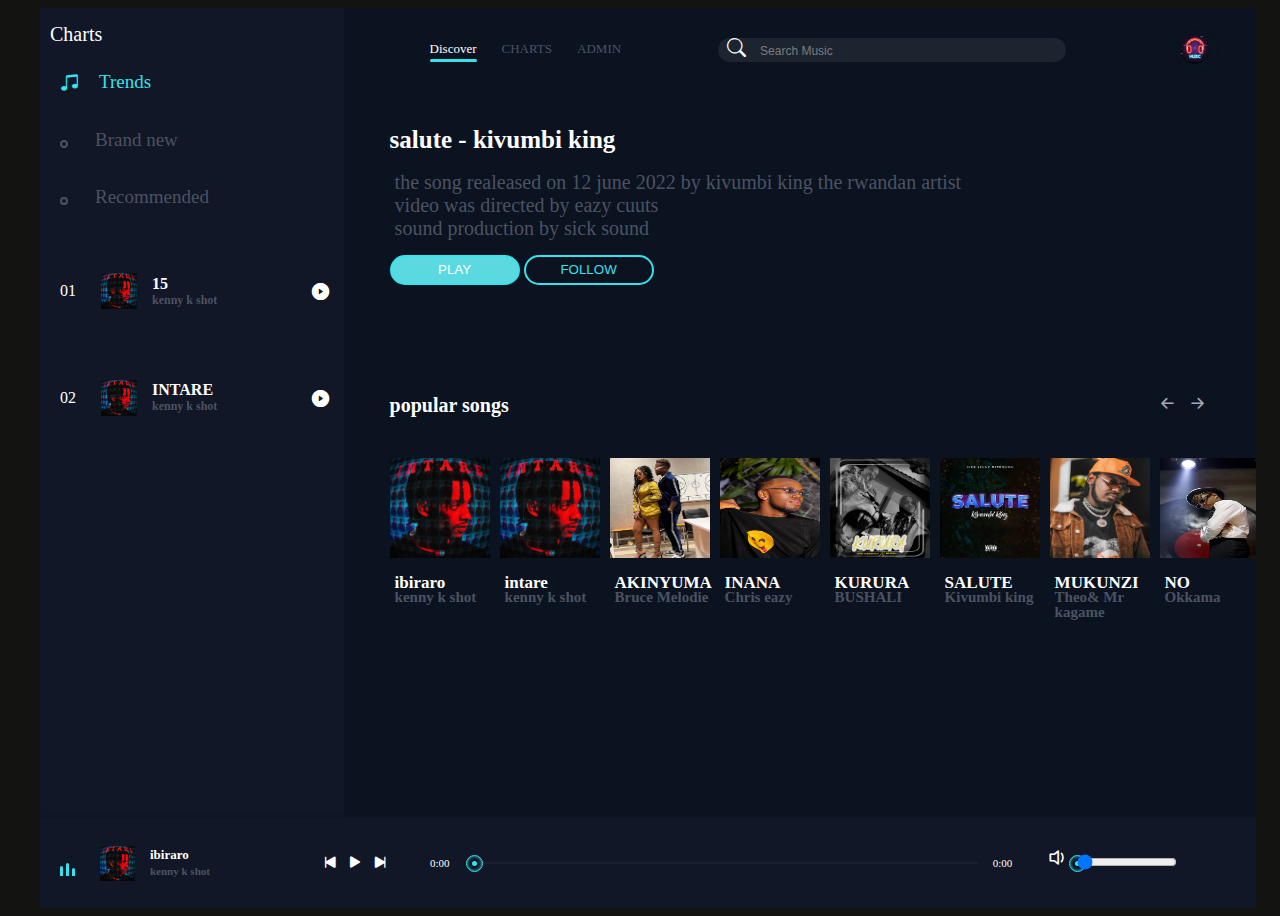
<file: index.html>
<!DOCTYPE html>
<html>

<head>
    <meta charset="UTF-8">
    <meta name="viewport "content="width-device-width,initial-scale=1.0">
    <link rel="stylesheet"href="styles.css">
    <link rel="stylesheet" href="https://cdn.jsdelivr.net/npm/bootstrap-icons@1.9.1/font/bootstrap-icons.css">
    <title>IZACU</title>
</head>
<body>
    <header>
        
        <div class="menu_side">
        <h1>Charts</h1>
        <div class="playlist">
            <h4 class="active"><span></span><i class="bi bi-music-note-beamed"></i>Trends</h4>
            <h4><span></span><i class="bi bi-music-note-beamed"></i>Brand new </h4>
            <h4><span></span><i class="bi bi-music-note-beamed"></i>Recommended</h4>
            
        </div>
        <div class="menu_song">
            <li class="artist">
                <span>01</span>
                <img src="amafoto/intare.jpg" alt="">
                <h5>15
                    <div class="subtitles">kenny k shot</div>
                    <i class="bi playlistPlay bi-play-circle-fill" id="1"></i>
                </h5>
                <i class="bi playlistPlay bi-play-circle-fill" id="1"></i>
            </li>
            <li class="artist">
                <span>02</span>
                <img src="amafoto/intare.jpg" alt="">
                <h5>INTARE 
                    <div class="subtitles">kenny k shot</div>
                    <i class="bi playlistPlay bi-play-circle-fill" id="2"></i>
                </h5>
                <i class="bi playlistPlay bi-play-circle-fill" id="2"></i>
                
            </li>
        </div>
        

        </div>
        <div class="song_side">
            <nav>
                <ul>
                    <li>Discover<span></span></li>
                    <li>CHARTS</li>
                    <li>ADMIN</li>
                </ul>
                <div class="search">
                    <i class="bi bi-search"></i>
                    <input type="text" placeholder="Search Music">
                </div>

                <a href="login.html" target="_blank"><div class="user">
                    <img src="amafoto/logo.jpg" alt="user"></a>
                </div>

            </nav>
            <div class="content">
                <h1>salute - kivumbi king</h1>
                <p>
                    the song realeased on 12 june 2022 by kivumbi king the rwandan artist 
                    <br>
                    video was directed by eazy cuuts
                    <br> 
                    sound production by sick sound
                </p>
                <div class="buttons">
                    <button>PLAY</button>
                     <button>FOLLOW</button>
                     
                </div>
             </div>
            <div class="popular_songs">
                <div class="h4">
                    <h4>popular songs</h4>
                    <div class="btn_s">
                        <i id="left-scroll" class="bi bi-arrow-left-short"></i>
                        <i id="right-scroll" class="bi bi-arrow-right-short"></i>  
                    </div>
                </div>
                <div class="pop_song">
                    <li class="songItems">
                        <div class="img_play">
                            <img src="amafoto/intare.jpg"alt="">
                            <i class="bi playListPlay bi-play-circle-fill" id="6"></i>
                        </div>
                        <h5>ibiraro
                            <br>
                            <div class="subtitles">kenny k shot</div>
                    </li>
                    <li class="songItems">
                        <div class="img_play">
                            <img src="amafoto/intare.jpg"alt="intare">
                            <i class="bi playListPlay bi-play-circle-fill" id="7"></i>
                        </div>
                        <h5>intare
                            <br>
                            <div class="subtitles">kenny k shot</div>
                    </li>
                    <li class="songItems">
                        <div class="img_play">
                            <img src="amafoto/akinyuma.jpeg"alt="akinyuma">
                            <i class="bi playListPlay bi-play-circle-fill" id="8"></i>
                        </div>
                        <h5>AKINYUMA
                            <br>
                            <div class="subtitles">Bruce Melodie</div>
                    </li>
                    <li class="songItems">
                        <div class="img_play">
                            <img src="amafoto/inana.jpg"alt="">
                            <i class="bi playListPlay bi-play-circle-fill" id="9"></i>
                        </div>
                        <h5>INANA
                            <br>
                            <div class="subtitles">Chris eazy</div>
                    </li>
                    <li class="songItems">
                        <div class="img_play">
                            <img src="amafoto/kurua.jpg"alt="">
                            <i class="bi playListPlay bi-play-circle-fill" id="10"></i>
                        </div>
                        <h5>KURURA
                            <br>
                            <div class="subtitles">BUSHALI</div>
                    </li>
                    <li class="songItems">
                        <div class="img_play">
                            <img src="amafoto/kivumbi.jpg"alt="">
                            <i class="bi playListPlay bi-play-circle-fill" id="11"></i>
                        </div>
                        <h5>SALUTE
                            <br>
                            <div class="subtitles">Kivumbi king</div>
                    </li>
                    <li class="songItems">
                        <div class="img_play">
                            <img src="amafoto/mukunzi.jpg"alt="">
                            <i class="bi playListPlay bi-play-circle-fill" id="12"></i>
                        </div>
                        <h5>MUKUNZI
                            <br>
                            <div class="subtitles">Theo& Mr kagame</div>
                    </li>
                    <li class="songItems">
                        <div class="img_play">
                            <img src="amafoto/okkama.jpeg"alt="">
                            <i class="bi playListPlay bi-play-circle-fill" id="13"></i>
                        </div>
                        <h5>NO
                            <br>
                            <div class="subtitles">Okkama</div>
                    </li>
                </div>
                    
            </div>
            
             </div>
        <div class="master_play">
            <div class="wave">
                <div class="wave1"></div>
                <div class="wave1"></div>
                <div class="wave1"></div>

            </div>
            <img src="amafoto/intare.jpg" alt="">
            <h5>ibiraro<br>
                <div class="subtitles">kenny k shot</div>
                
            </h5>
            <div class="icon">
                <i class="bi bi-skip-start-fill" id="back"></i>
                <i class="bi bi-play-fill" id="masterPlay"></i>
                <i class="bi bi-skip-end-fill"id="next"></i>
            </div>
            <span id="currentStart">0:00</span>
            <div class="bar">
                <input type="range" id="seek" min="0" value="0" max="100">
                <div class="bar2 " id="bar2"></div>
                <div class="dot"></div>
            
            </div>
            <span id="currentEnd">0:00</span>
            <div class="vol">
                <i class="bi bi-volume-down"></i>
                <input type="range" id="vol" min="30 " value="0" max="100">
                <div class="vol_bar" ></div>
                <div class="dot" id="vol_dot"></div>
            </div>
        </div>
        

    </header>

   <script src="app.js"></script>
</body>
</html>
</file>
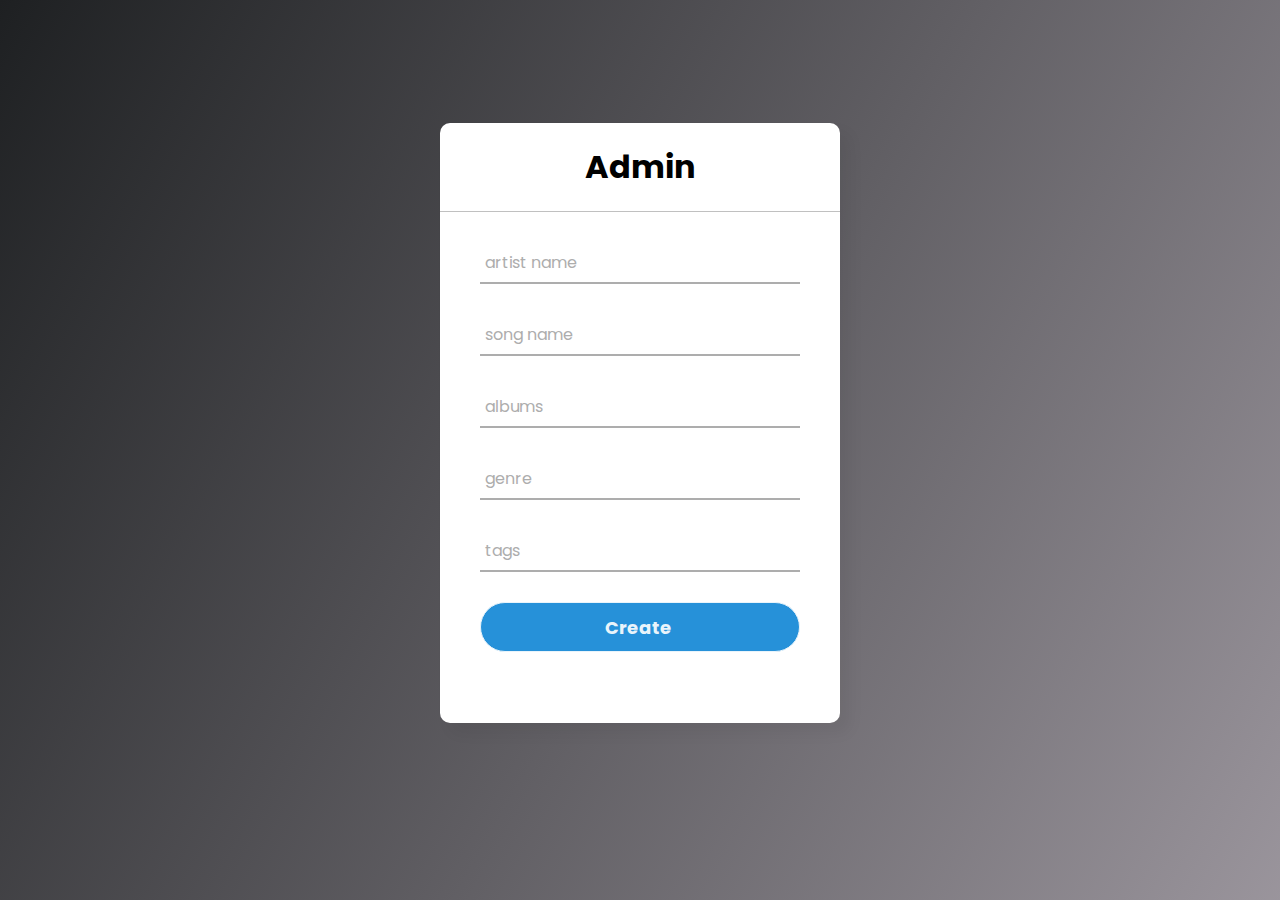
<file: admin.html>
<!DOCTYPE html>
<html lang="en" dir="ltr">
  <head>
    <meta charset="utf-8">
    <title> ADMIN </title>
    <link rel="stylesheet" href="admin.css">
  </head>
  <body>
    <div class="center">
      <h1>Admin</h1>
      <form method="post">
        <div class="txt_field">
          <input type="text" required>
          <span></span>
          <label> artist name</label>
        </div>
        <div class="txt_field">
            <input type="text" required>
            <span></span>
            <label> song name</label>
          </div> 
          <div class="txt_field">
            <input type="text" required>
            <span></span>
            <label>albums</label>
          </div>
        <div class="txt_field">
          <input list="genre" required>
          <datalist id="genre">
            <option value="RnB"><br>
            <option value="Hip Pop">
            <option value="Afro">
            <option value="Gakondo">
            <option value="Reggae ton"> 
            <option value="dancehall">          
          </datalist>
          <span></span>
          <label>genre</label>
        </div>
        <div class="txt_field">
          <input list="tags" required>
        <datalist id="tags">
          <option value="popular"><br>
          <option value="upcoming artist">
          <option value="casual">
        </datalist>

          <span></span>
          <label> tags</label>
        </div>
        <div>
          <input type="submit" value="Create ">
        </div>
      
      </form>
    </div>

  </body>
</html>
</file>
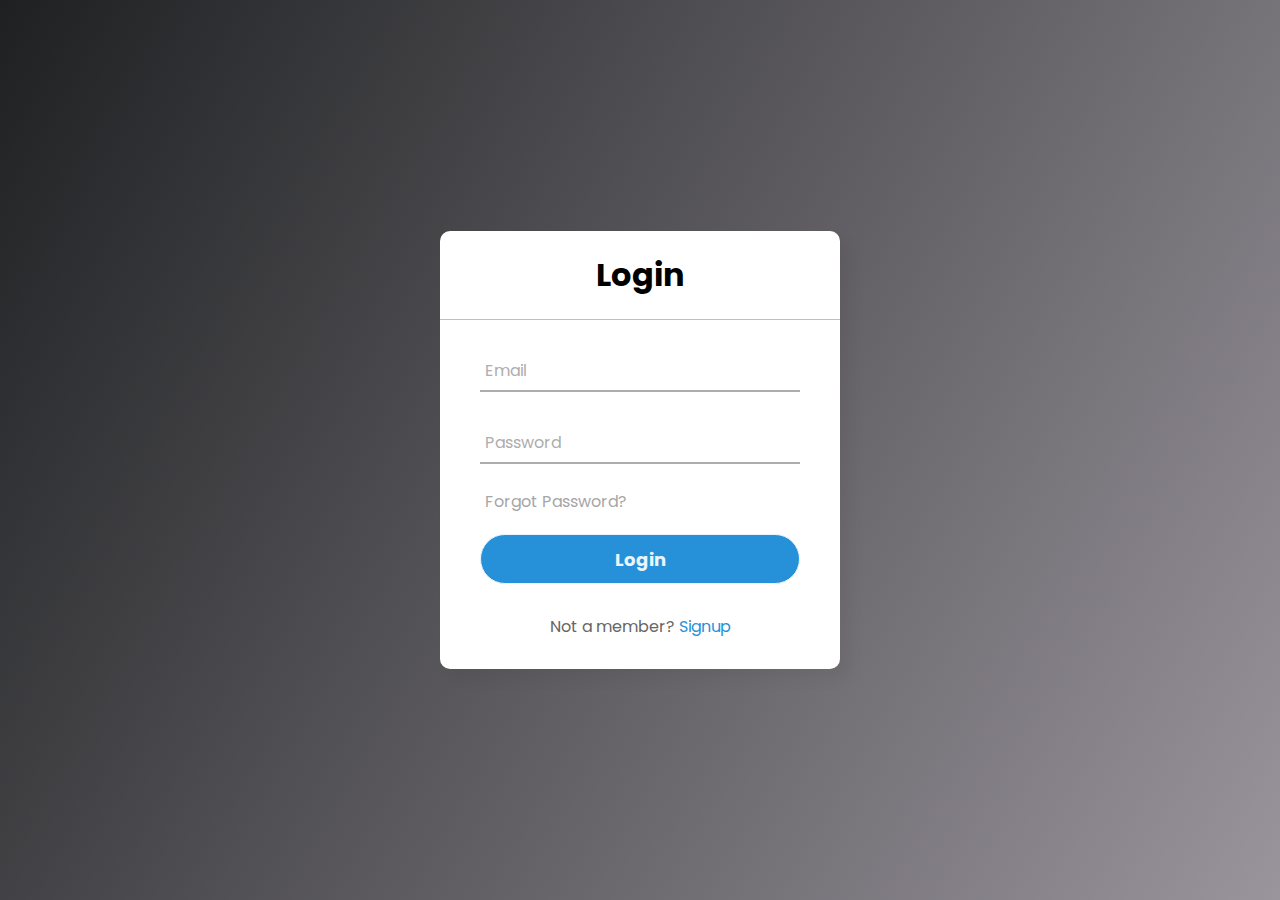
<file: login.html>
<!DOCTYPE html>
<html lang="en" dir="ltr">
  <head>
    <meta charset="utf-8">
    <title> Login </title>
    <link rel="stylesheet" href="style.css">
  </head>
  <body>
    <div class="center">
      <h1>Login</h1>
      <form method="post" action="./login.php">
        <div class="txt_field">
          <input type="email" required name="email">
          <span></span>
          <label>Email</label>
        </div>
        <div class="txt_field">
          <input type="password" required name="password">
          <span></span>
          <label>Password</label>
        </div>
        <div class="pass">Forgot Password?</div>
        <input type="submit" value="Login">
        <div class="signup_link">
          Not a member? <a href="signup.html">Signup</a>
        </div>
      </form>
    </div>

  </body>
</html>
</file>
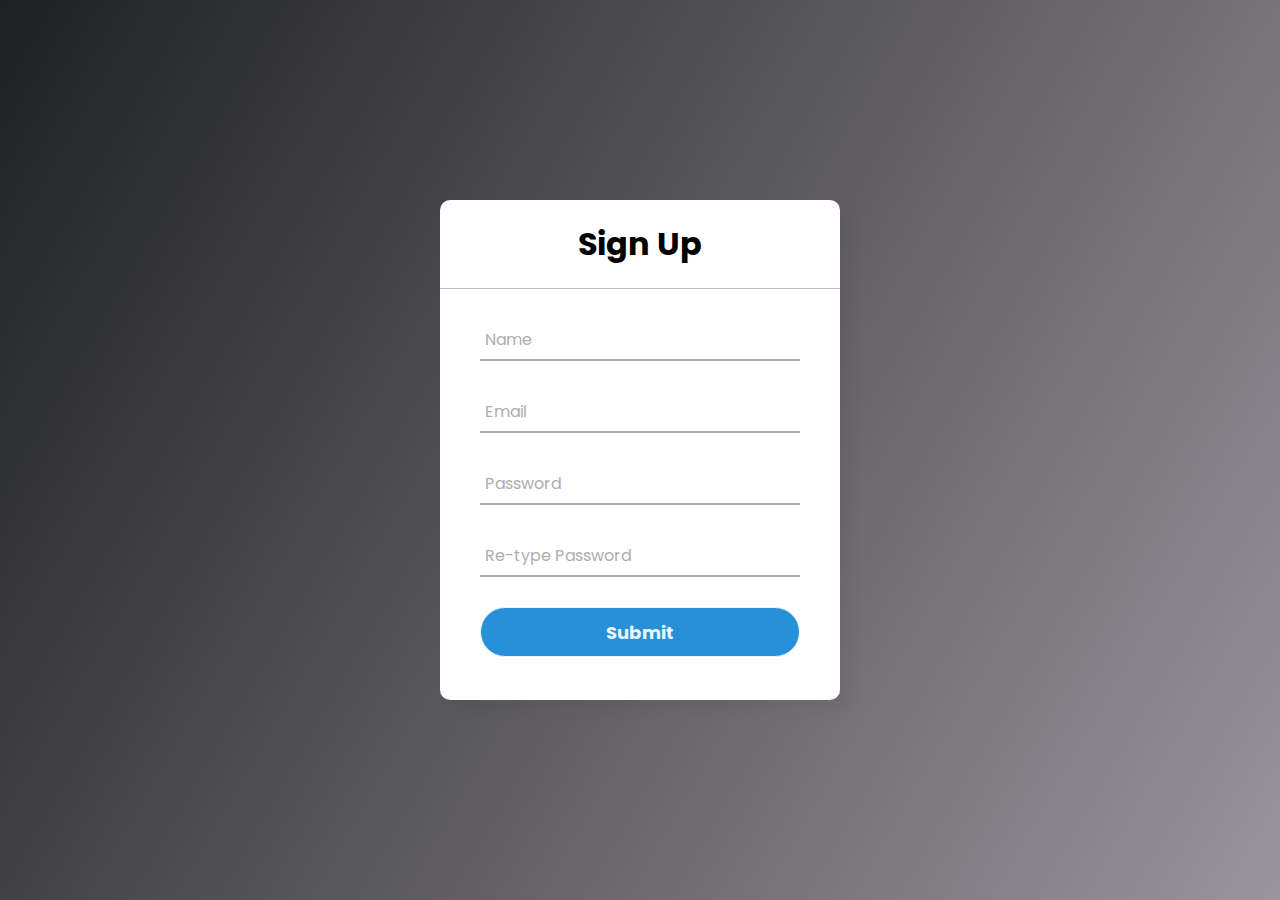
<file: signup.html>
<!DOCTYPE html>
<html lang="en" dir="ltr">
  <head>
    <meta charset="utf-8">
    <title> SignUp </title>
    <link rel="stylesheet" href="sigup.css">
  </head>
  <body>
    <div class="center">
      <h1>Sign Up</h1>
      <form method="post" action="./signup.php">
        <div class="txt_field">
          <input type="text" required name="name">
          <span></span>
          <label> Name</label>
        </div>
          <div class="txt_field">
            <input type="text" required name="email">
            <span></span>
            <label>Email</label>
          </div>
        <div class="txt_field">
          <input type="password" required name="password">
          <span></span>
          <label>Password</label>
        </div>
        <div class="txt_field">
          <input type="password" required>
          <span></span>
          <label> Re-type Password</label>
        </div>
        <div>
          <input type="submit" >
        </div>
      
      </form>
    </div>

  </body>
</html>
</file>
<file: styles.css>
.{
    padding: 0%;
    margin: 0%;
    box-sizing: border-box;
}
body{
    width: 100%;
    height: 100vh;
    background-color: #131312;
    font-family:'Times New Roman', Times, serif;
    display: flex;
    align-items: center;
    justify-content: center;

}
header{
    width:95%;
    height:100%;
    border: 0px solid #ffff;
    display: flex;
    flex-wrap: wrap;
    overflow: hidden;
}
header .menu_side, .song_side{
    width: 25%;
    height: 90%; 
    border: #090f1f;
    background-color: #111727;
    box-shadow: 5px 0px 0px #090f1f;
    color: #ffff;

}
header .song_side{
    width: 75%;
    background: #0b1320;

}
header .master_play{
    width: 100%;
    height: 10%;
    background: #111727;
    box-shadow: 0px 3px 8px  #090f1f;

}
header .menu_side h1{
    font-size: 20px;
    margin: 15px 10px 20px;
    font-weight:500;
    cursor: pointer;
}
header .menu_side .playlist{
    margin: 20px 0px 10px 20px;

}
header .menu_side .playlist h4{
    font-size: 19px;
    font-weight: 400;
    padding-bottom: 10px;
    color:#4c5262 ;
    cursor: pointer;
    display: flex;
    align-items: center;
    transition: 3ms linear;
    

}
header .menu_side .playlist h4:hover{
    color:#ffff ;
}
header .menu_side .playlist h4 span{
    position: relative;
    margin-right: 35px;

}

   header .menu_side .playlist h4 span::before{
    content:''; position: absolute;
    width: 4px;
    height: 4px;
    border: 2px solid #4c5262;
    border-radius: 50%;
}
header .menu_side .playlist h4 span::before:hover{
   border: 2px solid #ffff;
}
header .menu_side .playlist h4 .bi{
    display: none;
}
header .menu_side .playlist .active{
    color: #36e2ec;

}
header .menu_side .playlist .active span{
display: none;
}
header .menu_side .playlist .active .bi{
    display: flex;
    margin-right: 20px;
}
header .menu_side .menu_song{
    width: 100%;
    height: 300px;
    margin-top: 15px;
    margin-bottom: 10px;

}
header .menu_side .menu_song li{
    position: relative;
   list-style-type:none;
   padding: 5px 0px 5px 20px;
   display: flex;
   align-items: center;
   margin-bottom: 10px;
   cursor: pointer;
   transition: .3s linear;  
 
}
header .menu_side .menu_song li:hover{
   height: fit-content;
    background: rgb(105,105,170,.1);
   font-size: 19px;
   box-sizing: 19px;
   
 
 }
 header .menu_side .menu_song li img{
    width: 36px;
    height: 36px;
    margin-left:25px ;
 }
 header .menu_side .menu_song li  h5{
    font-size: 16px;
    margin-left: 15px;

 }
 header .menu_side .menu_song li h5 .subtitles{
    font-size: 12px;
    color: #4c5262;
 
 }
 header .menu_side .menu_song li .bi{
   position: absolute;
   right:15px;
   top: 40px;
   font-size: 17px;
 }
 
 header .master_play{
    display: flex;
    align-items: center;
    padding: 0px 20px ;
 }
 header .master_play .wave{
    width: 30px;
    height: 30px;
    padding-bottom: 5px;
    display: flex;
    align-items:flex-end;
    margin-right: 10px;
 }
 header .master_play .wave .wave1{
    width: 3px;
    height: 10px;
    margin-right: 3px;
    border-radius: 10px 10px 0px 0px;
    background: #36e2ec;
    animation:wave .5s unset;
 } 
 header .master_play .wave .wave1:nth-child(2){
    height: 13px;
    animation-delay: .4s;

 } 
 header .master_play .wave .wave1:nth-child(3){
    height: 8px;
    animation-delay: .8s;

 } 
 /*javascript class wave*/
 header .master_play .active2.wave1{
     animation:wave .5s linear infinite;
 } 
 header .master_play .active2 .wave1:nth-child(2){
    animation-delay: .4s;

 } 
 header .master_play .active2 .wave1:nth-child(3){
    animation-delay: .8s;

 }
 @keyframes wave {
    0%{
        height: 10px;}
    50%{
        height: 15px;}
    100%{
        height: 10px;}
    
 }
 header .master_play img{
    width: 35px;
    height: 35px;
 }
 header .master_play h5{
    width: 130px;
    font-size: 13px;
    margin-left: 15px;
    color: #ffff;
    line-height: 17px;

}
header .master_play h5 .subtitles{
   font-size: 11px;
   color:#4c5262;
}
header .master_play .icon{
   font-size: 20px;
   color: #ffff;
   margin: 0px 20px 0px 40px;

 }
 header .master_play .icon .bi{
   cursor: pointer;
   outline: none;
 }
 header .master_play .icon .bi .birth:nth-child(2){
   border: 1px solid rgb(105,105,170,.1);
   border-radius: 50%;
   padding: 1px 3px 0px;
   margin: 0px 5px;
   transition: .3s linear ;

  }
  header .master_play span{
    color: #ffff;
    width: 32px;
    font-size: 11px;
    font-weight: 400;
  }
   header .master_play #currentStart{
    margin: 0px 0px 0px 20px;

   }
   header .master_play .bar{
   position: relative;
   width: 43%;
   height: 2px;
   background:rgb(105,105,170,.1);
   margin:0px 15px 0px 10px;

}
header .master_play .bar .bar2{
    position: absolute;
    background:#36e2ec ;
    width: 00%;
    height: 100%;
    top: 0;
 } 
 header .master_play .bar .dot{
    position: absolute;
    width: 5px;
    height: 5px;
    background: #36e2ec;
    border-radius: 50%;
    left: 0%;
    top: -1px;
    transition: 1s linear;

 } 
 header .master_play .bar .dot::before{
    content: '';
    position: absolute;
    width: 15px;
    height: 15px;
    border:1px solid #36e2ec;
    border-radius: 50%;
    left:-6px;
    top:-6px;
    box-shadow: inset 0px 0px 3px #36e2ec ;

 } 
 header .master_play .bar input{
    position: absolute;
    width: 100%;
    top: -6px;
    left: 0;
    cursor: pointer;
    z-index: 999999999;
    transition: .3s linear;
    opacity: 0;
 } 
 header .master_play .vol{
    position: relative;
    width: 100px;
    height: 2px;
    margin-left:50px;
    background: rgb(105,105,170,.1)
 }
 header .master_play .vol .bi{
    position: absolute;
    color: #ffff;
    font-size: 25px;
    top: -17px;
    left: -30px;
 }
 header .master_play .vol input{
    position: absolute;
    width: 100%;
    top: -10px;
    left: 0;
    cursor: pointer;
    z-index: 99999;
    transition: .3s linear;
    opacity: 5;
 } 
 header .master_play .vol .vol_bar{
   position: absolute;
   background:#36e2ec ;
   width: 0%;
   height: 100%;
   top: 0;
} 
header .master_play .vol .dot{
   position: absolute;
   width: 5px;
   height: 5px;
   background: #36e2ec;
   border-radius: 50%;
   left: 0%;
   top: -1px;
   transition: 1s linear;
}
header .master_play .vol .dot::before{
   content: '';
   position: absolute;
   width: 15px;
   height: 15px;
   border:1px solid #36e2ec;
   border-radius: 50%;
   left:-6px;
   top:-6px;
   box-shadow: inset 0px 0px 3px #36e2ec ;
}
header .song_side{
   z-index: 2;
}
header .song_side::before {
   z-index: 2;
}
header .song_side nav{
   width: 90%;
   height: 10%;
   margin: auto;
   /*border: 1px solid #ffff;*/
   display: flex;
   align-items: center;
   justify-content:space-between ;

}
header .song_side nav ul{
   display: flex;
}
header .song_side nav ul li{
   position: relative;
   list-style-type: none;
   font-size: 13px;
   color: #4c5262;
   margin-right: 25px;
   cursor: pointer;
   transform: .3s linear;

}
header .song_side nav ul li:hover{
   color: #ffff;

}
header .song_side nav ul li:nth-child(1){
   color: #ffff;
}
header .song_side nav ul li span{
   position:absolute;
   width: 100%;
   height: 2.5px;
   background: #36e2ec;
   bottom:-5px;
   left:0;
   border-radius: 20px;
}
header .song_side nav .search{
   position: relative;
   width:40%;
   padding:1px 10px;
   border-radius: 20px;
   color: gray;

}
header .song_side nav .search::before{
   content: '';
   position: absolute;
   width: 100%;
   height:100%;
   border-radius: 20px;
   background: rgb(184,184,184,.1);

}

header .song_side nav .search .bi{
   font-size: 19px;
   padding: 3px 0px 0px 9px;
   color: #ffff;


}

header .song_side nav .search input{
   background: none;
   outline: none;
   border:none;
   padding: 0px 10px;
   color: #ffff;
   font-size: 12px;
}
header .song_side nav .user{
   position: relative;
   width: 30px;
   height: 30px;
   border-radius: 50%;
   cursor: pointer;
}
header .song_side nav .user img{
   position: relative;
   width: 30px;
   height: 30px;
   border-radius: 50%;
   box-shadow: 2px 2px 8px #1312;
}
header .song_side .content{
   width: 90%;
   height: 30%;
   margin:auto;
   /*border:1px solid #ffff ;*/
   padding-top: 20px;
}
header .song_side .content h1{
   font-size: 25px;
   font-weight: 600;
   
}
header .song_side .content p{
   font-size: 20px;
   font-weight: 400;
   color: #4c5262;
   margin: 5px;
  
}
header .song_side .content .buttons{
margin-top: 15px;

}
header .song_side .content .buttons button{
   width: 130px;
   height: 30px;
   border: 2px solid #36e2ec;
   outline: none;
   border-radius: 20px;
   background: #5adae0;
   color: #ffff;
   cursor: pointer;
   transition: .3s linear;
}
header .song_side .content .buttons button:hover{
   border:2px solid#36e2ec ;
   background: none;
   color: #36e2ec;
}
header .song_side .content .buttons button:nth-child(2){
   border:2px solid#36e2ec ;
   background: none;
   color: #36e2ec;

}
header .song_side .content .buttons button:nth-child(2):hover{
   border:2px solid#36e2ec ;
   background: #36e2ec;
   color: #fff;

}
header .song_side .popular_songs{
   width: 90%;
   height: auto;
   /*border: 1px solid #fff;*/
   margin: auto;
   margin-top: 15px;
}
header .song_side .popular_songs .h4{
  display: flex;
  font-size: 20px;
  align-items: center;
  justify-content: space-between;
}
header .song_side .popular_songs .h4 .bi{
 color: #a4a8b4;
 font-size: 25px;
 cursor: pointer;
 transition: .3s linear;
 }
 header .song_side .popular_songs .h4 .bi:hover{
   color:#fff;
   }
header .song_side .popular_songs .pop_song{
   width: 100%;
   height: 150px;
   margin-top: 15px;
   display: flex;
}
header .song_side .popular_songs .pop_song li{
   min-width: 100px;
   height: 140px;
   list-style-type: none;
   margin-right: 10px;
   transition: .3s linear;
}
header .song_side .popular_songs .pop_song li:hover{
   background: rgb(105,105,170,.1);
   width: 100px;
   height: 100px;
}
header .song_side .popular_songs .pop_song li .img_play{
   position: relative;
   width: 100px;
   height: 100px;
   display: flex;
   align-items: center;
   justify-content: center;
}
header .song_side .popular_songs .pop_song li .img_play img{
  
   width: 100px;
   height: 100px;
   
}

header .song_side .popular_songs .pop_song li .img_play  .bi{
   position: absolute;
   font-size:20px ;
   cursor: pointer;
   transition: .3s linear;
   opacity: 0;
}
header .song_side .popular_songs .pop_song li .img_play:hover .bi{
    opacity: 1;
}
header .song_side .popular_songs .pop_song li h5{
   padding: 5px 0px 0px 5px;
   line-height: 15px;
   font-size: 17px;
   margin-top: 12px;
}
header .song_side .popular_songs .pop_song li h5 .subtitles{
   font-size: 15px;
   color: #4c5262;
}
</file>
<file: admin.css>
@import url('https://fonts.googleapis.com/css2?family=Noto+Sans:wght@700&family=Poppins:wght@400;500;600&display=swap');
*{
  margin: 0;
  padding: 0;
  box-sizing: border-box;
  font-family: "Poppins", sans-serif;
}
body{
  margin: 0;
  padding: 0;
  background: linear-gradient(120deg,#1e2022, #6a626dad);
  height: 100vh;
  overflow: hidden;
}
.center{
  position: absolute;
  top: 47%;
  left: 50%;
  transform: translate(-50%, -50%);
  width: 400px;
  height:600px;

  background: white;
  border-radius: 10px;
  box-shadow: 10px 10px 15px rgba(0,0,0,0.05);
}
.center h1{
  text-align: center;
  padding: 20px 0;
  border-bottom: 1px solid silver;
}
.center form{
  padding: 0 40px;
  box-sizing: border-box;
}
form .txt_field{
  position: relative;
  border-bottom: 2px solid #adadad;
  margin: 30px 0;
}
.txt_field input{
  width: 100%;
  padding: 0 5px;
  height: 40px;
  font-size: 16px;
  border: none;
  background: none;
  outline: none;
}
.txt_field label{
  position: absolute;
  top: 50%;
  left: 5px;
  color: #adadad;
  transform: translateY(-50%);
  font-size: 16px;
  pointer-events: none;
  transition: .5s;
}
.txt_field span::before{
  content: '';
  position: absolute;
  top: 40px;
  left: 0;
  width: 0%;
  height: 2px;
  background: #2691d9;
  transition: .5s;
}
.txt_field input:focus ~ label,
.txt_field input:valid ~ label{
  top: -5px;
  color: #2691d9;
}
.txt_field input:focus ~ span::before,
.txt_field input:valid ~ span::before{
  width: 100%;
}
.pass{
  margin: -5px 0 20px 5px;
  color: #a6a6a6;
  cursor: pointer;
}
.pass:hover{
  text-decoration: underline;
}
input[type="submit"]{
  width: 100%;
  height: 50px;
  border: 1px solid;
  background: #2691d9;
  border-radius: 25px;
  font-size: 18px;
  color: #e9f4fb;
  font-weight: 700;
  cursor: pointer;
  outline: none;
}
input[type="submit"]:hover{
  border-color: #2691d9;
  transition: .5s;
}
.signup_link{
  margin: 30px 0;
  text-align: center;
  font-size: 16px;
  color: #666666;
}
.signup_link a{
  color: #2691d9;
  text-decoration: none;
}
.signup_link a:hover{
  text-decoration: underline;
}
</file>
<file: style.css>
@import url('https://fonts.googleapis.com/css2?family=Noto+Sans:wght@700&family=Poppins:wght@400;500;600&display=swap');
*{
  margin: 0;
  padding: 0;
  box-sizing: border-box;
  font-family: "Poppins", sans-serif;
}
body{
  margin: 0;
  padding: 0;
  background: linear-gradient(120deg,#1e2022, #6a626dad);
  height: 100vh;
  overflow: hidden;
}
.center{
  position: absolute;
  top: 50%;
  left: 50%;
  transform: translate(-50%, -50%);
  width: 400px;
  background: white;
  border-radius: 10px;
  box-shadow: 10px 10px 15px rgba(0,0,0,0.05);
}
.center h1{
  text-align: center;
  padding: 20px 0;
  border-bottom: 1px solid silver;
}
.center form{
  padding: 0 40px;
  box-sizing: border-box;
}
form .txt_field{
  position: relative;
  border-bottom: 2px solid #adadad;
  margin: 30px 0;
}
.txt_field input{
  width: 100%;
  padding: 0 5px;
  height: 40px;
  font-size: 16px;
  border: none;
  background: none;
  outline: none;
}
.txt_field label{
  position: absolute;
  top: 50%;
  left: 5px;
  color: #adadad;
  transform: translateY(-50%);
  font-size: 16px;
  pointer-events: none;
  transition: .5s;
}
.txt_field span::before{
  content: '';
  position: absolute;
  top: 40px;
  left: 0;
  width: 0%;
  height: 2px;
  background: #2691d9;
  transition: .5s;
}
.txt_field input:focus ~ label,
.txt_field input:valid ~ label{
  top: -5px;
  color: #2691d9;
}
.txt_field input:focus ~ span::before,
.txt_field input:valid ~ span::before{
  width: 100%;
}
.pass{
  margin: -5px 0 20px 5px;
  color: #a6a6a6;
  cursor: pointer;
}
.pass:hover{
  text-decoration: underline;
}
input[type="submit"]{
  width: 100%;
  height: 50px;
  border: 1px solid;
  background: #2691d9;
  border-radius: 25px;
  font-size: 18px;
  color: #e9f4fb;
  font-weight: 700;
  cursor: pointer;
  outline: none;
}
input[type="submit"]:hover{
  border-color: #2691d9;
  transition: .5s;
}
.signup_link{
  margin: 30px 0;
  text-align: center;
  font-size: 16px;
  color: #666666;
}
.signup_link a{
  color: #2691d9;
  text-decoration: none;
}
.signup_link a:hover{
  text-decoration: underline;
}
</file>
<file: sigup.css>
@import url('https://fonts.googleapis.com/css2?family=Noto+Sans:wght@700&family=Poppins:wght@400;500;600&display=swap');
*{
  margin: 0;
  padding: 0;
  box-sizing: border-box;
  font-family: "Poppins", sans-serif;
}
body{
  margin: 0;
  padding: 0;
  background: linear-gradient(120deg,#1e2022, #6a626dad);
  height: 100vh;
  overflow: hidden;
}
.center{
  position: absolute;
  top: 50%;
  left: 50%;
  transform: translate(-50%, -50%);
  width: 400px;
  height:500px;

  background: white;
  border-radius: 10px;
  box-shadow: 10px 10px 15px rgba(0,0,0,0.05);
}
.center h1{
  text-align: center;
  padding: 20px 0;
  border-bottom: 1px solid silver;
}
.center form{
  padding: 0 40px;
  box-sizing: border-box;
}
form .txt_field{
  position: relative;
  border-bottom: 2px solid #adadad;
  margin: 30px 0;
}
.txt_field input{
  width: 100%;
  padding: 0 5px;
  height: 40px;
  font-size: 16px;
  border: none;
  background: none;
  outline: none;
}
.txt_field label{
  position: absolute;
  top: 50%;
  left: 5px;
  color: #adadad;
  transform: translateY(-50%);
  font-size: 16px;
  pointer-events: none;
  transition: .5s;
}
.txt_field span::before{
  content: '';
  position: absolute;
  top: 40px;
  left: 0;
  width: 0%;
  height: 2px;
  background: #2691d9;
  transition: .5s;
}
.txt_field input:focus ~ label,
.txt_field input:valid ~ label{
  top: -5px;
  color: #2691d9;
}
.txt_field input:focus ~ span::before,
.txt_field input:valid ~ span::before{
  width: 100%;
}
.pass{
  margin: -5px 0 20px 5px;
  color: #a6a6a6;
  cursor: pointer;
}
.pass:hover{
  text-decoration: underline;
}
input[type="submit"]{
  width: 100%;
  height: 50px;
  border: 1px solid;
  background: #2691d9;
  border-radius: 25px;
  font-size: 18px;
  color: #e9f4fb;
  font-weight: 700;
  cursor: pointer;
  outline: none;
}
input[type="submit"]:hover{
  border-color: #2691d9;
  transition: .5s;
}
.signup_link{
  margin: 30px 0;
  text-align: center;
  font-size: 16px;
  color: #666666;
}
.signup_link a{
  color: #2691d9;
  text-decoration: none;
}
.signup_link a:hover{
  text-decoration: underline;
}
</file>
